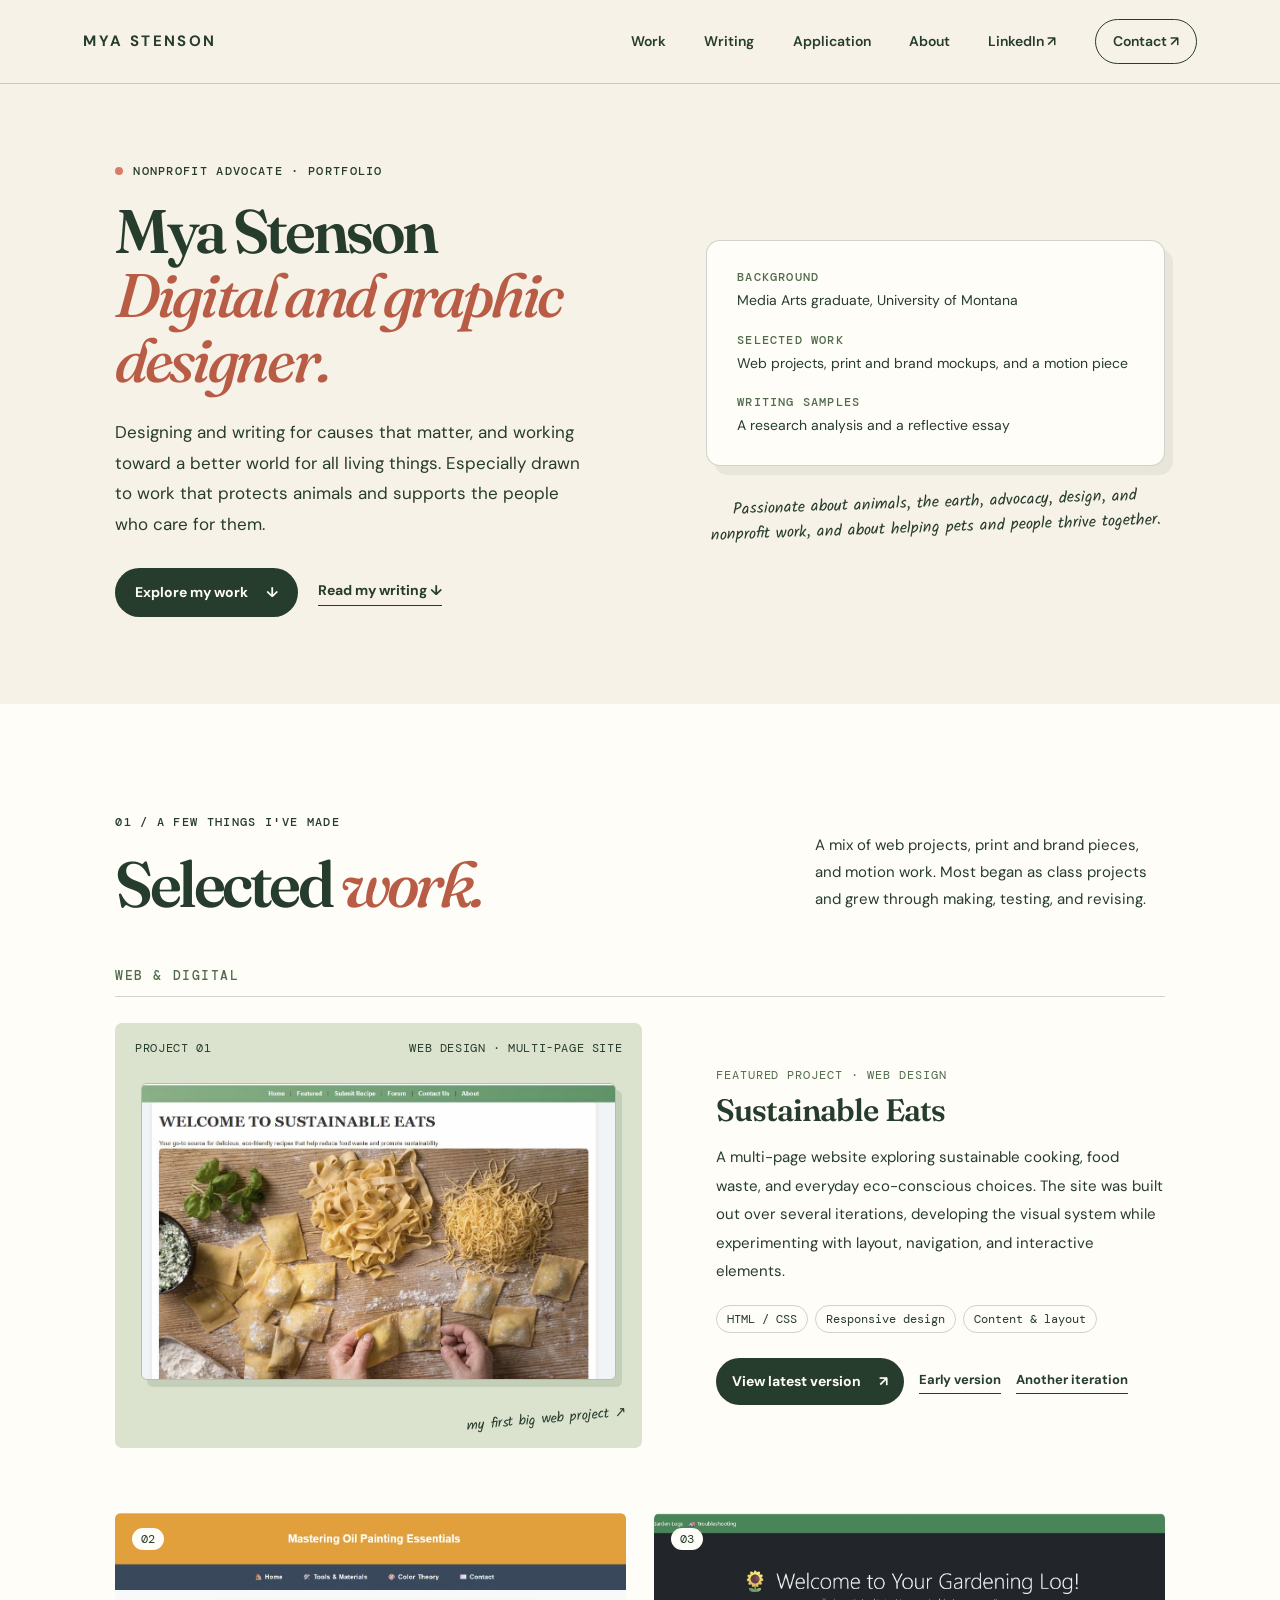
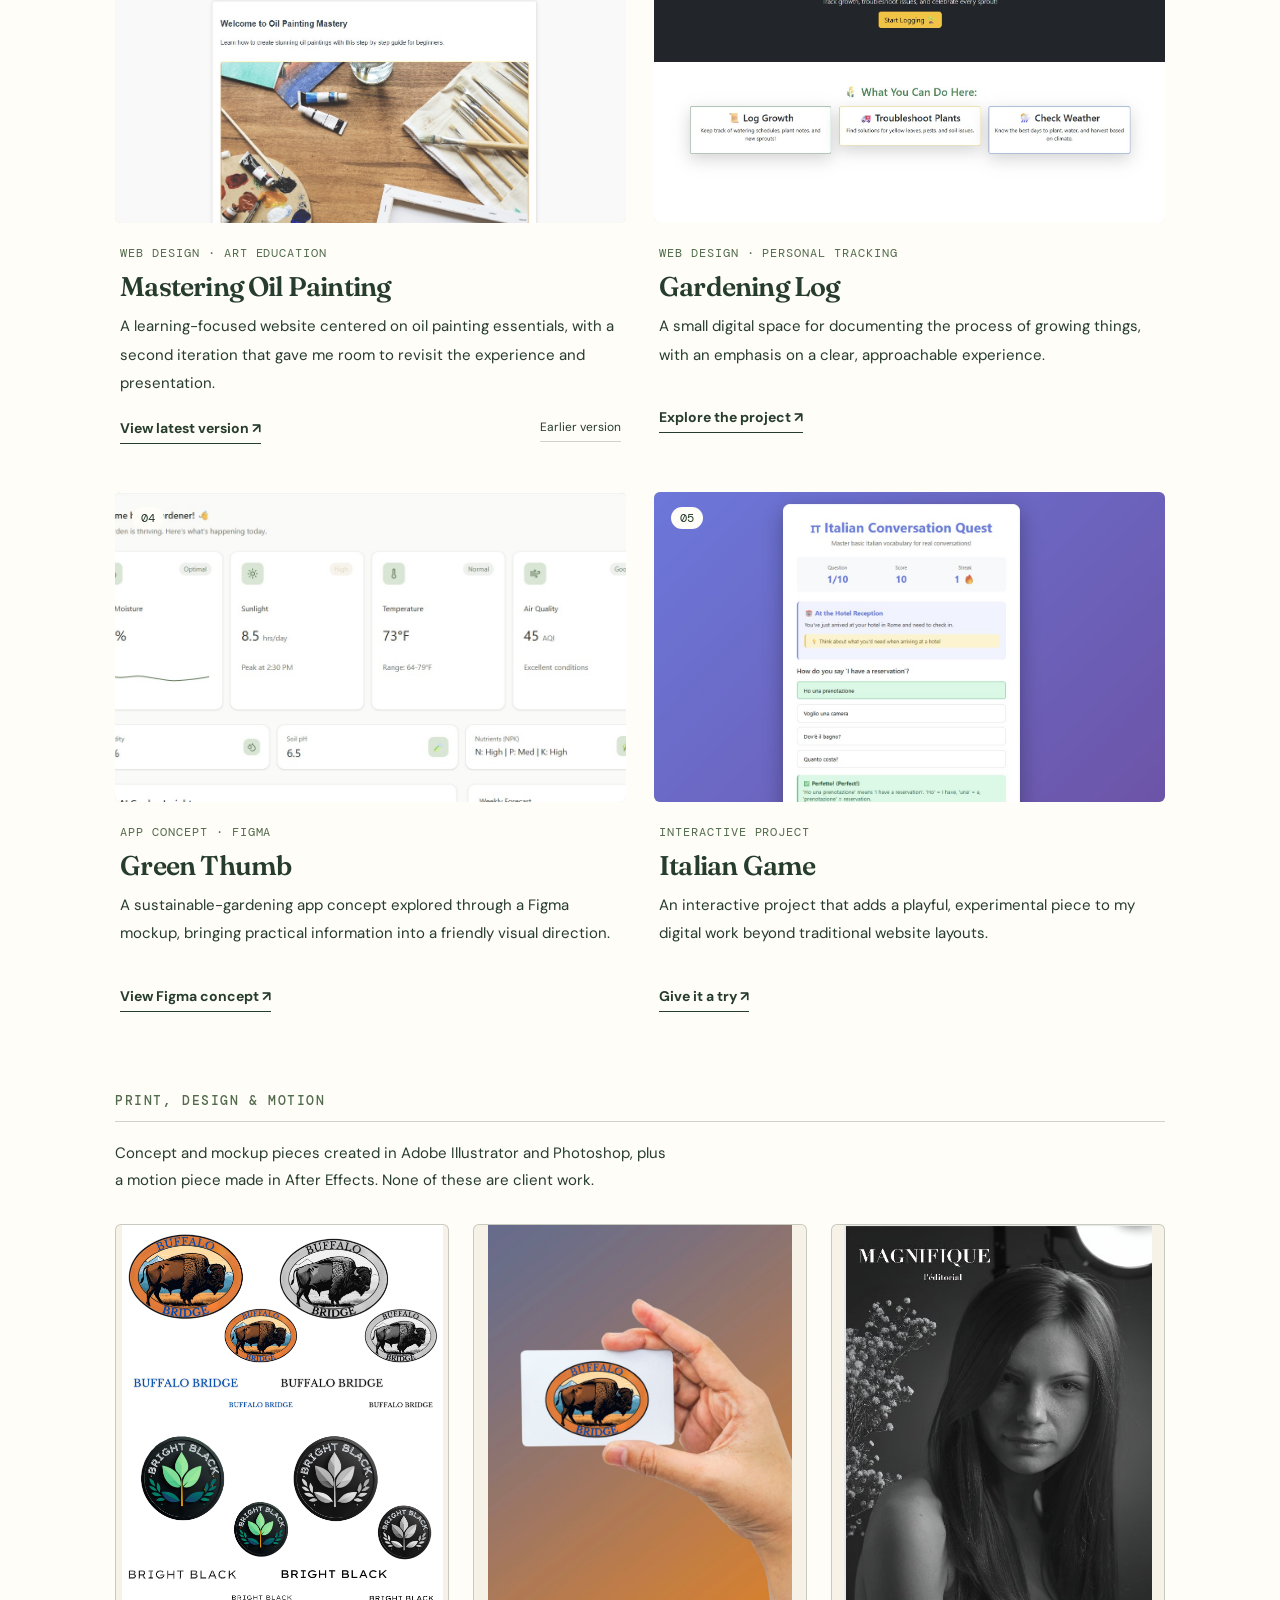
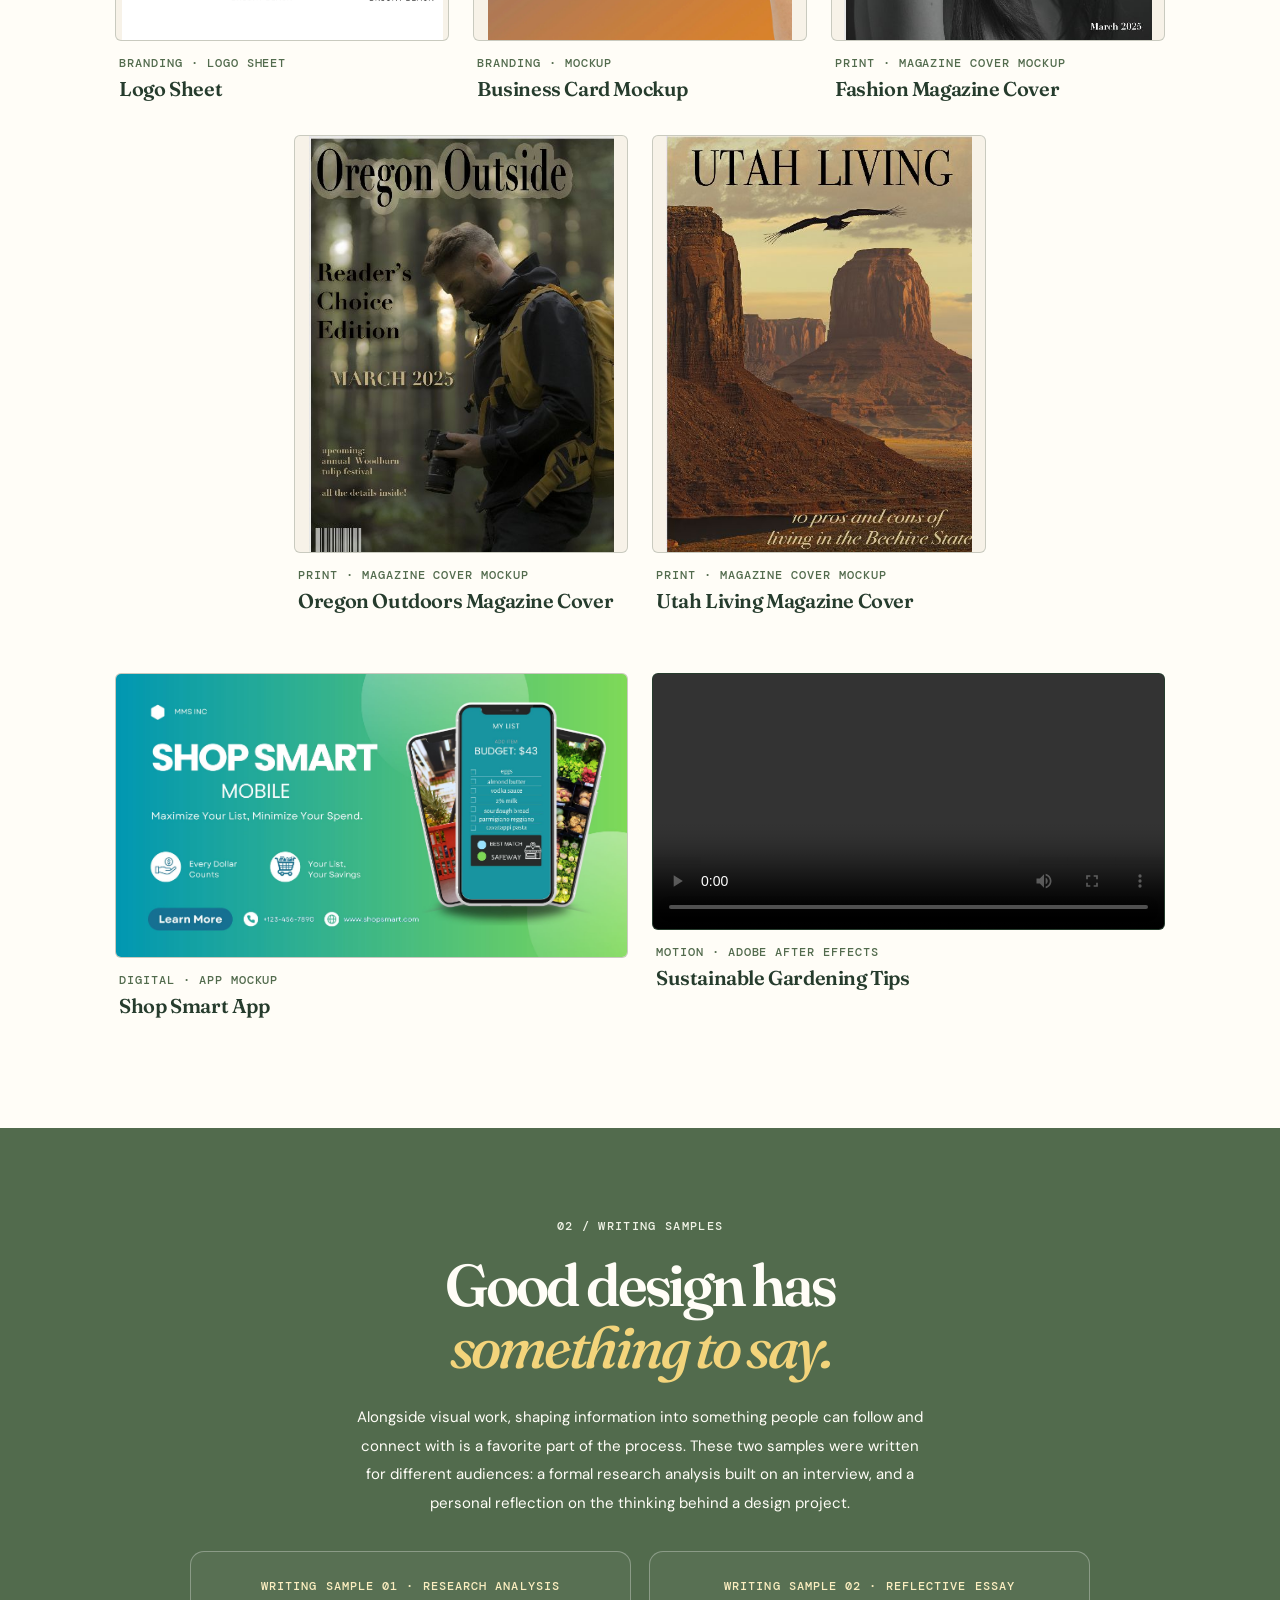
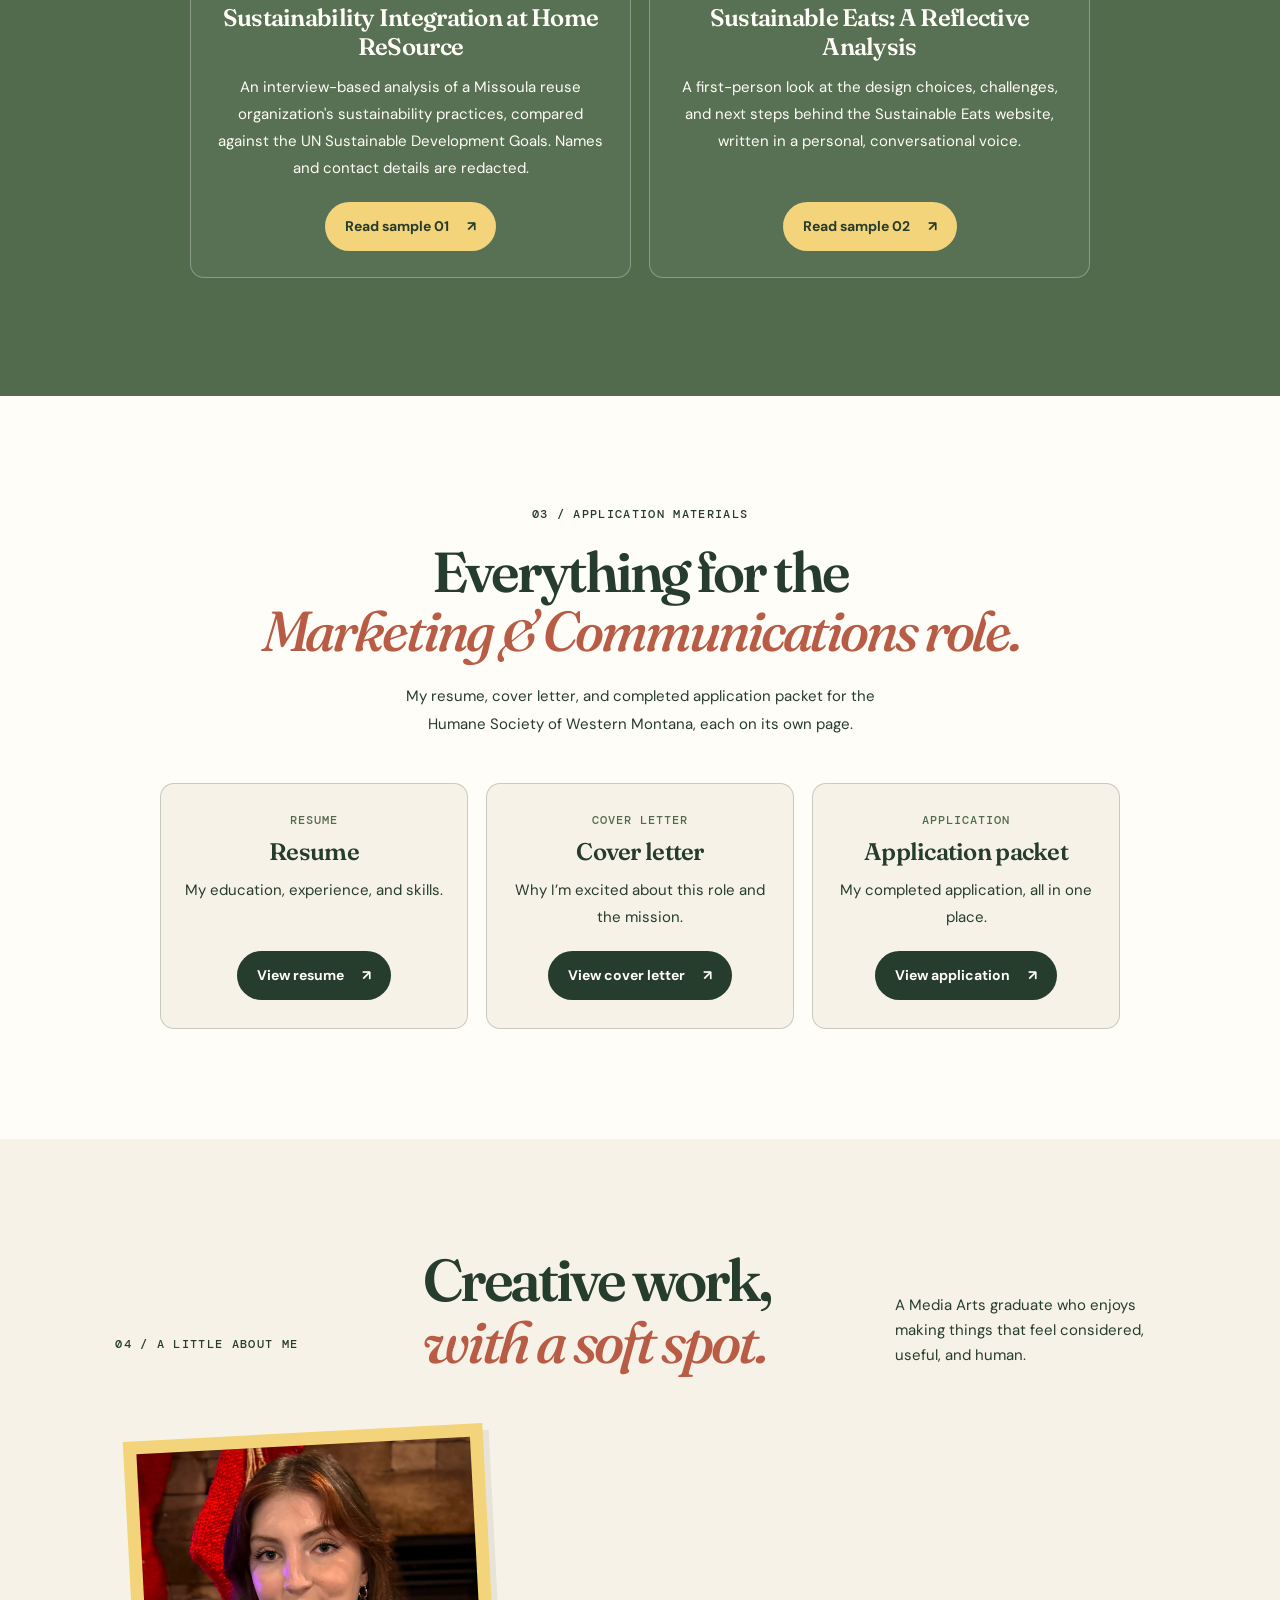
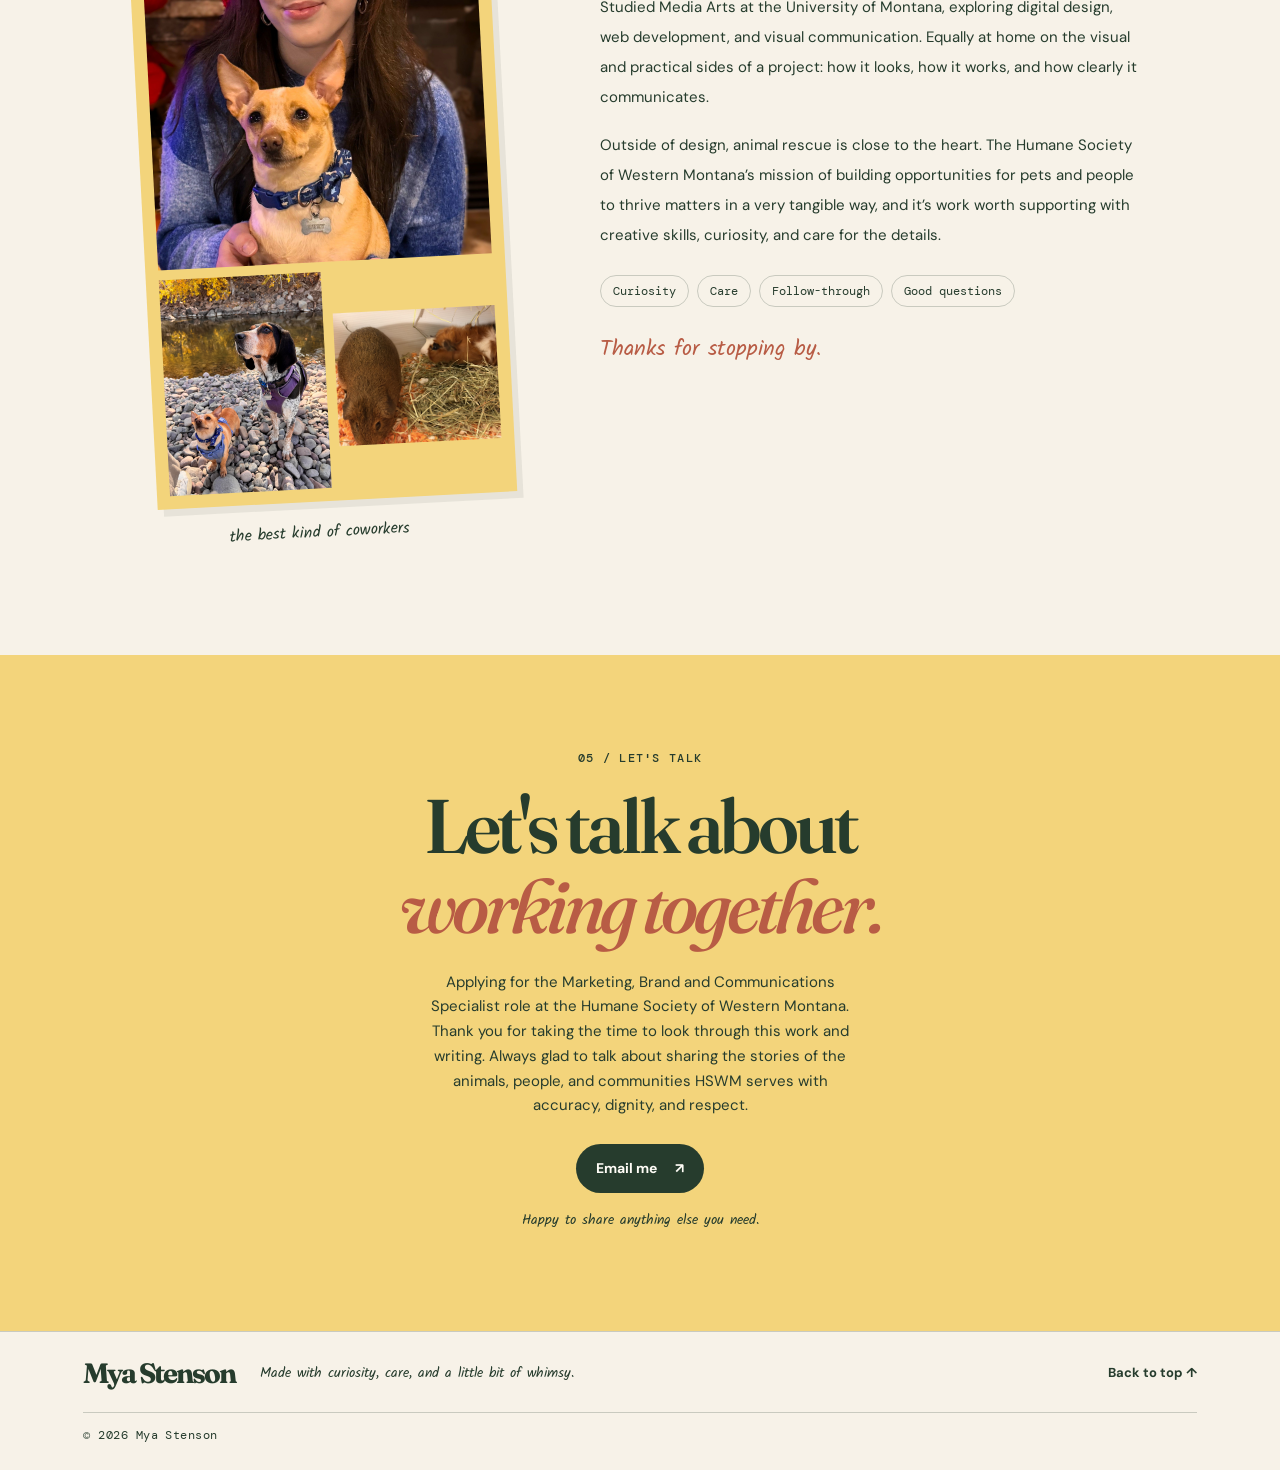
<file: index.html>
<!doctype html>
<html lang="en">
<head>
  <meta charset="utf-8">
  <meta name="viewport" content="width=device-width, initial-scale=1">
  <meta name="theme-color" content="#f7f2e8">
  <meta name="description" content="Mya Stenson is a digital and graphic designer and nonprofit advocate working toward a better world for all living things. Portfolio, projects, and writing samples.">
  <title>Mya Stenson — Digital and Graphic Designer</title>
  <link rel="preconnect" href="https://fonts.googleapis.com">
  <link rel="preconnect" href="https://fonts.gstatic.com" crossorigin>
  <link href="https://fonts.googleapis.com/css2?family=DM+Mono:wght@400;500&family=DM+Sans:wght@400;500;600;700&family=Fraunces:opsz,wght@9..144,500;9..144,600;9..144,700&display=swap" rel="stylesheet">
  <link rel="stylesheet" href="style.css">
  <script src="script.js" defer></script>
</head>
<body>
  <a class="skip-link" href="#main">Skip to content</a>
  <div class="page-shell">
    <header class="site-header">
      <a class="wordmark" href="#top" aria-label="Mya Stenson, home">Mya Stenson</a>
      <button class="menu-toggle" aria-expanded="false" aria-controls="site-nav">Menu <span aria-hidden="true">＋</span></button>
      <nav id="site-nav" class="site-nav" aria-label="Main navigation">
        <a href="#work">Work</a>
        <a href="#writing">Writing</a>
        <a href="#materials">Application</a>
        <a href="#about">About</a>
        <a href="https://www.linkedin.com/in/mya-stenson-64b05a368" target="_blank" rel="noopener noreferrer">LinkedIn <span aria-hidden="true">&#8599;</span></a>
        <a class="nav-contact" href="#contact">Contact <span aria-hidden="true">↗</span></a>
      </nav>
    </header>

    <main id="main">
      <section class="hero" id="top">
        <div class="hero-copy">
          <p class="eyebrow"><span class="eyebrow-dot"></span> Nonprofit advocate · Portfolio</p>
          <h1>Mya Stenson<br><em>Digital and graphic designer.</em></h1>
          <p class="hero-intro">Designing and writing for causes that matter, and working toward a better world for all living things. Especially drawn to work that protects animals and supports the people who care for them.</p>
          <div class="hero-actions">
            <a class="button button-dark" href="#work">Explore my work <span aria-hidden="true">↓</span></a>
            <a class="text-link" href="#writing">Read my writing <span aria-hidden="true">↓</span></a>
          </div>
        </div>
        <aside class="hero-art hero-glance" aria-label="At a glance">
          <div class="glance-card">
            <dl>
              <div><dt>Background</dt><dd>Media Arts graduate, University of Montana</dd></div>
              <div><dt>Selected work</dt><dd>Web projects, print and brand mockups, and a motion piece</dd></div>
              <div><dt>Writing samples</dt><dd>A research analysis and a reflective essay</dd></div>
            </dl>
          </div>
          <p class="art-caption">Passionate about animals, the earth, advocacy, design, and nonprofit work, and about helping pets and people thrive together.</p>
        </aside>
      </section>

      <section class="work-section section-pad" id="work">
        <div class="section-heading">
          <div>
            <p class="eyebrow">01 / A few things I've made</p>
            <h2>Selected <em>work.</em></h2>
          </div>
          <p class="section-aside">A mix of web projects, print and brand pieces, and motion work. Most began as class projects and grew through making, testing, and revising.</p>
        </div>

        <h3 class="work-group-title">Web &amp; digital</h3>

        <article class="featured-project">
          <div class="project-visual sustainable-visual">
            <div class="visual-topline"><span>PROJECT 01</span><span>WEB DESIGN · MULTI-PAGE SITE</span></div>
            <a class="project-shot-link" href="https://mya-papaya.github.io/MART341-WebDesign/WebDesignHomework/Assignment13/index.html" target="_blank" rel="noreferrer" aria-label="View the latest Sustainable Eats site">
              <img class="project-shot" src="images/project-sustainable-eats.jpg" alt="Screenshot of the Sustainable Eats homepage" loading="lazy" width="1440" height="900">
            </a>
            <span class="visual-note">my first big web project ↗</span>
          </div>
          <div class="featured-copy">
            <p class="project-kicker">Featured project · Web design</p>
            <h3>Sustainable Eats</h3>
            <p>A multi-page website exploring sustainable cooking, food waste, and everyday eco-conscious choices. The site was built out over several iterations, developing the visual system while experimenting with layout, navigation, and interactive elements.</p>
            <ul class="tag-list"><li>HTML / CSS</li><li>Responsive design</li><li>Content &amp; layout</li></ul>
            <div class="project-links">
              <a class="button button-dark" href="https://mya-papaya.github.io/MART341-WebDesign/WebDesignHomework/Assignment13/index.html" target="_blank" rel="noreferrer">View latest version <span aria-hidden="true">↗</span></a>
              <a class="text-link" href="https://mya-papaya.github.io/MART341-WebDesign/WebDesignHomework/Assignment10/index.html" target="_blank" rel="noreferrer">Early version</a>
              <a class="text-link" href="https://mya-papaya.github.io/MART341-WebDesign/WebDesignHomework/Assignment11/index.html" target="_blank" rel="noreferrer">Another iteration</a>
            </div>
          </div>
        </article>

        <div class="project-grid">
          <article class="project-card card-art-paint">
            <a class="project-art" href="https://mya-papaya.github.io/MART341-WebDesign/WebDesignHomework/Assignment12/index.html" target="_blank" rel="noreferrer" aria-label="View Mastering Oil Painting website">
              <span class="card-number">02</span><img class="project-shot" src="images/project-oil-painting.jpg" alt="Screenshot of the Mastering Oil Painting homepage" loading="lazy" width="1440" height="900">
            </a>
            <div class="card-copy"><p class="project-kicker">Web design · Art education</p><h3>Mastering Oil Painting</h3><p>A learning-focused website centered on oil painting essentials, with a second iteration that gave me room to revisit the experience and presentation.</p><div class="card-bottom"><a class="text-link" href="https://mya-papaya.github.io/MART341-WebDesign/WebDesignHomework/Assignment12/index.html" target="_blank" rel="noreferrer">View latest version ↗</a><a class="small-link" href="https://mya-papaya.github.io/MART341-WebDesign/WebDesignHomework/Assignment9/index.html" target="_blank" rel="noreferrer">Earlier version</a></div></div>
          </article>

          <article class="project-card card-art-garden">
            <a class="project-art" href="https://mya-papaya.github.io/MART341-WebDesign/WebDesignHomework/Assignment14/index.html" target="_blank" rel="noreferrer" aria-label="View Gardening Log website">
              <span class="card-number">03</span><img class="project-shot" src="images/project-gardening-log.jpg" alt="Screenshot of the Gardening Log homepage" loading="lazy" width="1440" height="900">
            </a>
            <div class="card-copy"><p class="project-kicker">Web design · Personal tracking</p><h3>Gardening Log</h3><p>A small digital space for documenting the process of growing things, with an emphasis on a clear, approachable experience.</p><div class="card-bottom"><a class="text-link" href="https://mya-papaya.github.io/MART341-WebDesign/WebDesignHomework/Assignment14/index.html" target="_blank" rel="noreferrer">Explore the project ↗</a></div></div>
          </article>

          <article class="project-card card-art-app">
            <a class="project-art" href="https://www.figma.com/make/9D0hi46dOVbBiCHYetadUx/Sustainable-Gardening-App-Design?p=f" target="_blank" rel="noreferrer" aria-label="View Green Thumb Figma mockup">
              <span class="card-number">04</span><img class="project-shot" src="images/project-green-thumb.jpg" alt="Screenshot of the Green Thumb app concept in Figma" loading="lazy" width="1440" height="900">
            </a>
            <div class="card-copy"><p class="project-kicker">App concept · Figma</p><h3>Green Thumb</h3><p>A sustainable-gardening app concept explored through a Figma mockup, bringing practical information into a friendly visual direction.</p><div class="card-bottom"><a class="text-link" href="https://www.figma.com/make/9D0hi46dOVbBiCHYetadUx/Sustainable-Gardening-App-Design?p=f" target="_blank" rel="noreferrer">View Figma concept ↗</a></div></div>
          </article>

          <article class="project-card card-art-game">
            <a class="project-art" href="https://mya-papaya.github.io/MART391/game.html" target="_blank" rel="noreferrer" aria-label="Play Italian Game">
              <span class="card-number">05</span><img class="project-shot" src="images/project-italian-game.jpg" alt="Screenshot of the Italian Conversation Quest game" loading="lazy" width="1440" height="900">
            </a>
            <div class="card-copy"><p class="project-kicker">Interactive project</p><h3>Italian Game</h3><p>An interactive project that adds a playful, experimental piece to my digital work beyond traditional website layouts.</p><div class="card-bottom"><a class="text-link" href="https://mya-papaya.github.io/MART391/game.html" target="_blank" rel="noreferrer">Give it a try ↗</a></div></div>
          </article>
        </div>
      
        <h3 class="work-group-title">Print, design &amp; motion</h3>
        <p class="work-group-note">Concept and mockup pieces created in Adobe Illustrator and Photoshop, plus a motion piece made in After Effects. None of these are client work.</p>
        <ul class="design-grid">
            <li class="design-card">
              <a class="design-link" href="images/logo-mockups.jpg" target="_blank" rel="noreferrer" aria-label="Open Logo Sheet full size">
                <img src="images/logo-mockups.jpg" alt="A sheet of logo design options" loading="lazy">
              </a>
              <div class="design-caption"><span class="design-kicker">Branding · Logo sheet</span><h4>Logo Sheet</h4></div>
            </li>
            <li class="design-card">
              <a class="design-link" href="images/hand-holding-card-mockup.jpg" target="_blank" rel="noreferrer" aria-label="Open Business Card Mockup full size">
                <img src="images/hand-holding-card-mockup.jpg" alt="A hand holding a business card that displays one of the logos from the logo sheet" loading="lazy">
              </a>
              <div class="design-caption"><span class="design-kicker">Branding · Mockup</span><h4>Business Card Mockup</h4></div>
            </li>
            <li class="design-card">
              <a class="design-link" href="images/fashion-mag.jpg" target="_blank" rel="noreferrer" aria-label="Open Fashion Magazine Cover full size">
                <img src="images/fashion-mag.jpg" alt="A fashion magazine cover mockup built around a headshot" loading="lazy">
              </a>
              <div class="design-caption"><span class="design-kicker">Print · Magazine cover mockup</span><h4>Fashion Magazine Cover</h4></div>
            </li>
            <li class="design-card">
              <a class="design-link" href="images/oregon-mag.jpg" target="_blank" rel="noreferrer" aria-label="Open Oregon Outdoors Magazine Cover full size">
                <img src="images/oregon-mag.jpg" alt="An outdoors photography magazine cover mockup for Oregon" loading="lazy">
              </a>
              <div class="design-caption"><span class="design-kicker">Print · Magazine cover mockup</span><h4>Oregon Outdoors Magazine Cover</h4></div>
            </li>
            <li class="design-card">
              <a class="design-link" href="images/utah-living.jpg" target="_blank" rel="noreferrer" aria-label="Open Utah Living Magazine Cover full size">
                <img src="images/utah-living.jpg" alt="A lifestyle magazine cover mockup for Utah" loading="lazy">
              </a>
              <div class="design-caption"><span class="design-kicker">Print · Magazine cover mockup</span><h4>Utah Living Magazine Cover</h4></div>
            </li>
        </ul>
        <div class="landscape-row">
          <figure class="landscape-item">
            <a class="design-link" href="images/shop-smart-app.jpg" target="_blank" rel="noreferrer" aria-label="Open Shop Smart App full size">
              <img src="images/shop-smart-app.jpg" alt="A mobile app mockup that helps users find sustainable groceries within their budget at the store where their list costs the least" loading="lazy">
            </a>
            <figcaption class="design-caption"><span class="design-kicker">Digital &middot; App mockup</span><h4>Shop Smart App</h4></figcaption>
          </figure>
          <figure class="landscape-item">
            <video controls preload="metadata" playsinline aria-label="Sustainable gardening tips motion piece">
              <source src="media/sustainable-gardening.mp4" type="video/mp4">
              Your browser can&rsquo;t play this video. <a class="text-link" href="media/sustainable-gardening.mp4" target="_blank" rel="noreferrer">Open the video file</a>.
            </video>
            <figcaption class="design-caption"><span class="design-kicker">Motion &middot; Adobe After Effects</span><h4>Sustainable Gardening Tips</h4></figcaption>
          </figure>
        </div>
      </section>

      <section class="writing-section section-pad" id="writing">
        <div class="writing-copy">
          <p class="eyebrow">02 / Writing samples</p>
          <h2>Good design has<br><em>something to say.</em></h2>
          <p>Alongside visual work, shaping information into something people can follow and connect with is a favorite part of the process. These two samples were written for different audiences: a formal research analysis built on an interview, and a personal reflection on the thinking behind a design project.</p>
          <ul class="sample-list">
            <li class="sample-card">
              <span class="sample-kicker">Writing sample 01 · Research analysis</span>
              <h3>Sustainability Integration at Home ReSource</h3>
              <p>An interview-based analysis of a Missoula reuse organization's sustainability practices, compared against the UN Sustainable Development Goals. Names and contact details are redacted.</p>
              <a class="button button-light" href="assets/writing-sample-01-home-resource.pdf" target="_blank" rel="noreferrer">Read sample 01 <span aria-hidden="true">↗</span></a>
            </li>
            <li class="sample-card">
              <span class="sample-kicker">Writing sample 02 · Reflective essay</span>
              <h3>Sustainable Eats: A Reflective Analysis</h3>
              <p>A first-person look at the design choices, challenges, and next steps behind the Sustainable Eats website, written in a personal, conversational voice.</p>
              <a class="button button-light" href="assets/writing-sample-02-sustainable-eats.pdf" target="_blank" rel="noreferrer">Read sample 02 <span aria-hidden="true">↗</span></a>
            </li>
          </ul>
        </div>
      </section>

      <section class="materials-section section-pad" id="materials">
        <p class="eyebrow">03 / Application materials</p>
        <h2>Everything for the<br><em>Marketing &amp; Communications role.</em></h2>
        <p class="materials-intro">My resume, cover letter, and completed application packet for the Humane Society of Western Montana, each on its own page.</p>
        <ul class="materials-list">
          <li class="material-card">
            <span class="material-kicker">Resume</span>
            <h3>Resume</h3>
            <p>My education, experience, and skills.</p>
            <a class="button button-dark" href="resume.html">View resume <span aria-hidden="true">&#8599;</span></a>
          </li>
          <li class="material-card">
            <span class="material-kicker">Cover letter</span>
            <h3>Cover letter</h3>
            <p>Why I&rsquo;m excited about this role and the mission.</p>
            <a class="button button-dark" href="cover-letter.html">View cover letter <span aria-hidden="true">&#8599;</span></a>
          </li>
          <li class="material-card">
            <span class="material-kicker">Application</span>
            <h3>Application packet</h3>
            <p>My completed application, all in one place.</p>
            <a class="button button-dark" href="application.html">View application <span aria-hidden="true">&#8599;</span></a>
          </li>
        </ul>
      </section>

      <section class="about-section section-pad" id="about">
        <div class="about-heading">
          <p class="eyebrow">04 / A little about me</p>
          <h2>Creative work,<br><em>with a soft spot.</em></h2>
          <p>A Media Arts graduate who enjoys making things that feel considered, useful, and human.</p>
        </div>
        <div class="about-content">
          <div class="about-photo-wrap">
            <div class="photo-frame">
              <!-- FIXED: photo is visible by default (no hidden attribute, no JS needed, no placeholder text).
                   Make sure images/my-dogs.jpg is committed to the repo with exactly this name/case. -->
              <img id="me-photo" src="images/me-pic.jpg" alt="Mya Stenson" loading="lazy">
              <img id="dogs-photo" src="images/my-dogs.jpg" alt="Mya's dogs" loading="lazy">
              <!-- Rename your file to images/guinea-pigs.jpg (no space) before committing -->
              <img id="guinea-photo" src="images/guinea-pigs.jpg" alt="Mya's guinea pigs" loading="lazy">
            </div>
            <span class="photo-caption">the best kind of coworkers</span>
            
          </div>
          <div class="about-text">
            <p>Studied Media Arts at the University of Montana, exploring digital design, web development, and visual communication. Equally at home on the visual and practical sides of a project: how it looks, how it works, and how clearly it communicates.</p>
            <p>Outside of design, animal rescue is close to the heart. The Humane Society of Western Montana&rsquo;s mission of building opportunities for pets and people to thrive matters in a very tangible way, and it&rsquo;s work worth supporting with creative skills, curiosity, and care for the details.</p>
            <div class="about-values"><span>Curiosity</span><span>Care</span><span>Follow-through</span><span>Good questions</span></div>
            <p class="handwritten">Thanks for stopping by.</p>
          </div>
        </div>
      </section>

      <section class="contact-section section-pad" id="contact">
        
        <p class="eyebrow">05 / Let's talk</p>
        <h2>Let's talk about<br><em>working together.</em></h2>
        <p>Applying for the Marketing, Brand and Communications Specialist role at the Humane Society of Western Montana. Thank you for taking the time to look through this work and writing. Always glad to talk about sharing the stories of the animals, people, and communities HSWM serves with accuracy, dignity, and respect.</p>
        <a class="button button-dark" href="mailto:STENSONM25@GMAIL.COM">Email me <span aria-hidden="true">↗</span></a>
        <span class="contact-footnote">Happy to share anything else you need.</span>
      </section>
    </main>

    <footer class="site-footer">
      <a class="wordmark" href="#top">Mya Stenson</a>
      <p>Made with curiosity, care, and a little bit of whimsy.</p>
      <a href="#top" class="back-top">Back to top ↑</a>
      <!-- FIXED: year has a default value so it shows even if script.js fails -->
      <small>© <span id="year">2026</span> Mya Stenson</small>
    </footer>
  </div>
</body>
</html>
</file>
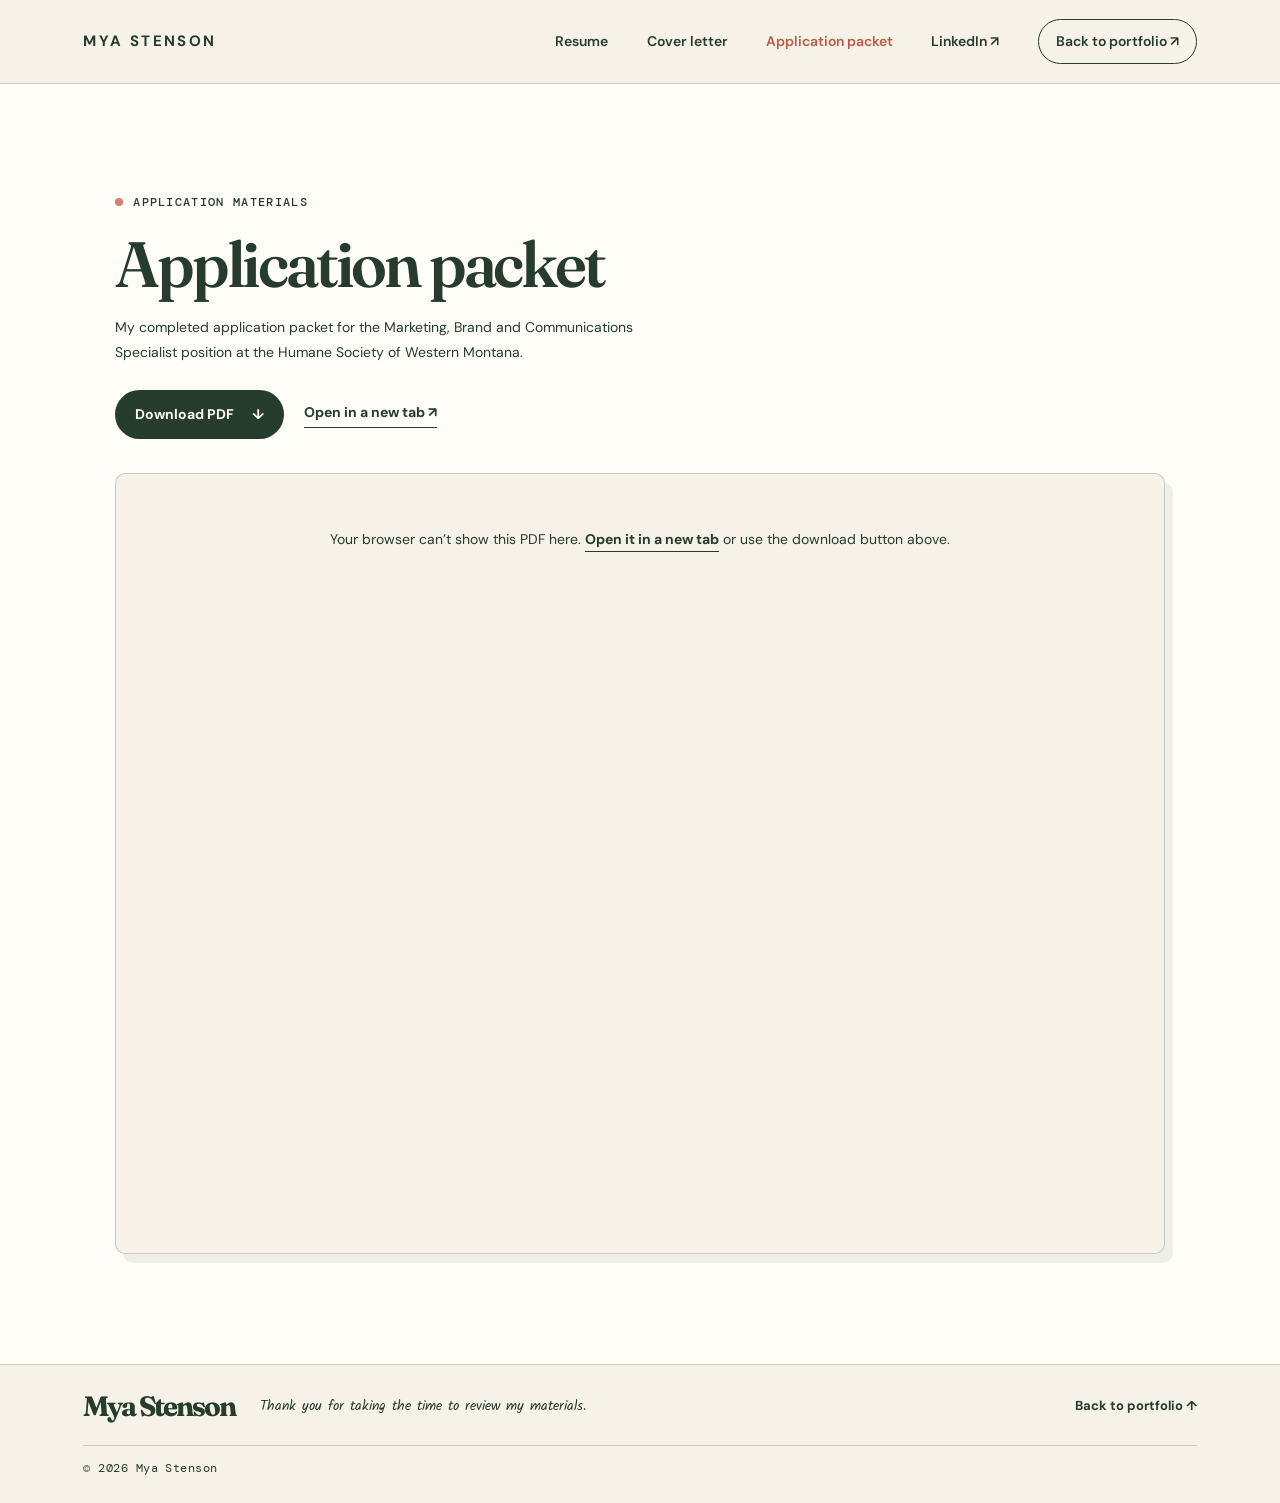
<file: application.html>
<!doctype html>
<html lang="en">
<head>
  <meta charset="utf-8">
  <meta name="viewport" content="width=device-width, initial-scale=1">
  <meta name="theme-color" content="#f7f2e8">
  <meta name="robots" content="noindex">
  <meta name="description" content="My completed application packet for the Marketing, Brand and Communications Specialist position at the Humane Society of Western Montana.">
  <title>Application packet &mdash; Mya Stenson</title>
  <link rel="preconnect" href="https://fonts.googleapis.com">
  <link rel="preconnect" href="https://fonts.gstatic.com" crossorigin>
  <link href="https://fonts.googleapis.com/css2?family=DM+Mono:wght@400;500&family=DM+Sans:wght@400;500;600;700&family=Fraunces:opsz,wght@9..144,500;9..144,600;9..144,700&display=swap" rel="stylesheet">
  <link rel="stylesheet" href="style.css">
  <script src="script.js" defer></script>
</head>
<body>
  <a class="skip-link" href="#main">Skip to content</a>
  <div class="page-shell">
    <header class="site-header">
      <a class="wordmark" href="index.html" aria-label="Mya Stenson, home">Mya Stenson</a>
      <button class="menu-toggle" aria-expanded="false" aria-controls="site-nav">Menu <span aria-hidden="true">&#65291;</span></button>
      <nav id="site-nav" class="site-nav" aria-label="Main navigation">
        <a href="resume.html">Resume</a>
        <a href="cover-letter.html">Cover letter</a>
        <a href="application.html" aria-current="page">Application packet</a>
        <a href="https://www.linkedin.com/in/mya-stenson-64b05a368" target="_blank" rel="noopener noreferrer">LinkedIn <span aria-hidden="true">&#8599;</span></a>
        <a class="nav-contact" href="index.html#materials">Back to portfolio <span aria-hidden="true">&#8599;</span></a>
      </nav>
    </header>

    <main id="main">
      <section class="doc-page section-pad">
        <p class="eyebrow"><span class="eyebrow-dot"></span> Application materials</p>
        <h1>Application packet</h1>
        <p class="doc-intro">My completed application packet for the Marketing, Brand and Communications Specialist position at the Humane Society of Western Montana.</p>
        <div class="doc-actions">
          <a class="button button-dark" href="assets/mya-stenson-application-packet.pdf" download>Download PDF <span aria-hidden="true">&#8595;</span></a>
          <a class="text-link" href="assets/mya-stenson-application-packet.pdf" target="_blank" rel="noreferrer">Open in a new tab <span aria-hidden="true">&#8599;</span></a>
        </div>
        <div class="doc-viewer">
          <object data="assets/mya-stenson-application-packet.pdf#view=FitH" type="application/pdf" aria-label="Mya Stenson application packet">
            <p class="doc-fallback">Your browser can&rsquo;t show this PDF here. <a class="text-link" href="assets/mya-stenson-application-packet.pdf" target="_blank" rel="noreferrer">Open it in a new tab</a> or use the download button above.</p>
          </object>
        </div>
        <p class="doc-mobile-note">PDF previews don&rsquo;t work well on most phones. Use the buttons above to open or download the file.</p>
      </section>
    </main>

    <footer class="site-footer">
      <a class="wordmark" href="index.html">Mya Stenson</a>
      <p>Thank you for taking the time to review my materials.</p>
      <a href="index.html#materials" class="back-top">Back to portfolio &uarr;</a>
      <small>&copy; <span id="year">2026</span> Mya Stenson</small>
    </footer>
  </div>
</body>
</html>
</file>
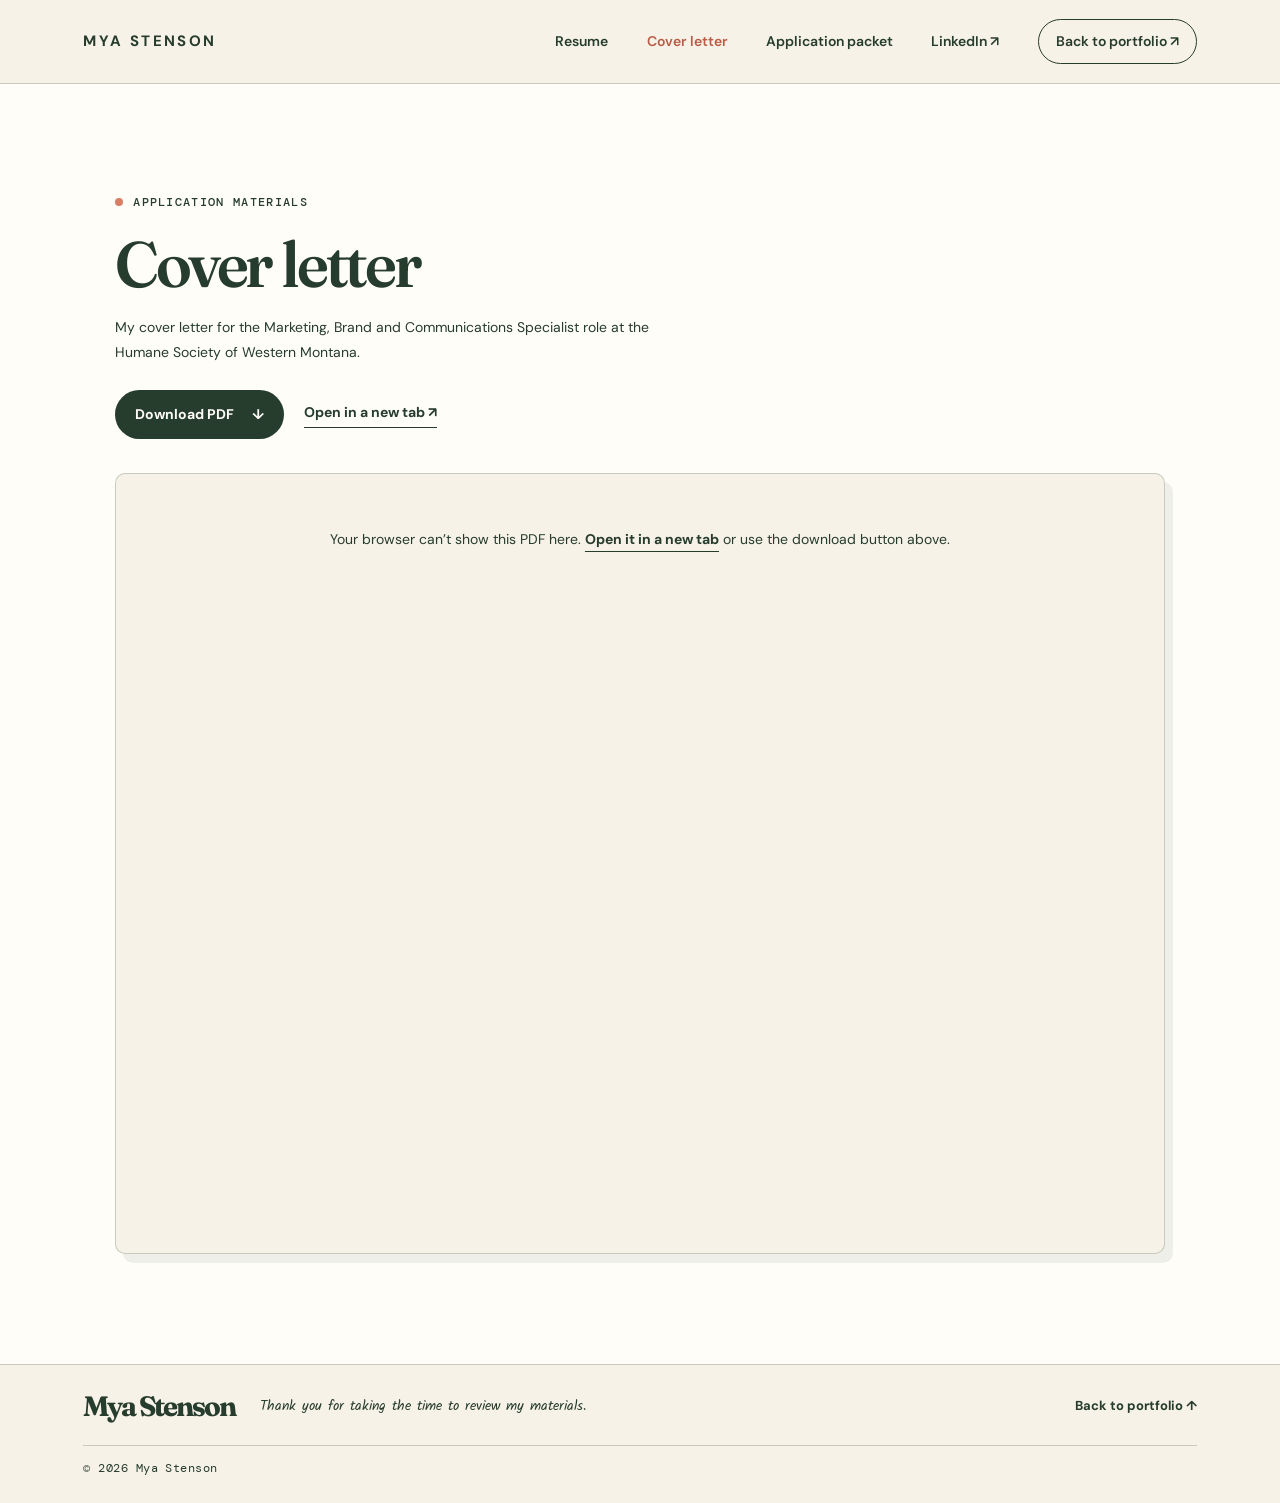
<file: cover-letter.html>
<!doctype html>
<html lang="en">
<head>
  <meta charset="utf-8">
  <meta name="viewport" content="width=device-width, initial-scale=1">
  <meta name="theme-color" content="#f7f2e8">
  <meta name="robots" content="noindex">
  <meta name="description" content="My cover letter for the Marketing, Brand and Communications Specialist role at the Humane Society of Western Montana.">
  <title>Cover letter &mdash; Mya Stenson</title>
  <link rel="preconnect" href="https://fonts.googleapis.com">
  <link rel="preconnect" href="https://fonts.gstatic.com" crossorigin>
  <link href="https://fonts.googleapis.com/css2?family=DM+Mono:wght@400;500&family=DM+Sans:wght@400;500;600;700&family=Fraunces:opsz,wght@9..144,500;9..144,600;9..144,700&display=swap" rel="stylesheet">
  <link rel="stylesheet" href="style.css">
  <script src="script.js" defer></script>
</head>
<body>
  <a class="skip-link" href="#main">Skip to content</a>
  <div class="page-shell">
    <header class="site-header">
      <a class="wordmark" href="index.html" aria-label="Mya Stenson, home">Mya Stenson</a>
      <button class="menu-toggle" aria-expanded="false" aria-controls="site-nav">Menu <span aria-hidden="true">&#65291;</span></button>
      <nav id="site-nav" class="site-nav" aria-label="Main navigation">
        <a href="resume.html">Resume</a>
        <a href="cover-letter.html" aria-current="page">Cover letter</a>
        <a href="application.html">Application packet</a>
        <a href="https://www.linkedin.com/in/mya-stenson-64b05a368" target="_blank" rel="noopener noreferrer">LinkedIn <span aria-hidden="true">&#8599;</span></a>
        <a class="nav-contact" href="index.html#materials">Back to portfolio <span aria-hidden="true">&#8599;</span></a>
      </nav>
    </header>

    <main id="main">
      <section class="doc-page section-pad">
        <p class="eyebrow"><span class="eyebrow-dot"></span> Application materials</p>
        <h1>Cover letter</h1>
        <p class="doc-intro">My cover letter for the Marketing, Brand and Communications Specialist role at the Humane Society of Western Montana.</p>
        <div class="doc-actions">
          <a class="button button-dark" href="assets/mya-stenson-cover-letter.pdf" download>Download PDF <span aria-hidden="true">&#8595;</span></a>
          <a class="text-link" href="assets/mya-stenson-cover-letter.pdf" target="_blank" rel="noreferrer">Open in a new tab <span aria-hidden="true">&#8599;</span></a>
        </div>
        <div class="doc-viewer">
          <object data="assets/mya-stenson-cover-letter.pdf#view=FitH" type="application/pdf" aria-label="Mya Stenson cover letter">
            <p class="doc-fallback">Your browser can&rsquo;t show this PDF here. <a class="text-link" href="assets/mya-stenson-cover-letter.pdf" target="_blank" rel="noreferrer">Open it in a new tab</a> or use the download button above.</p>
          </object>
        </div>
        <p class="doc-mobile-note">PDF previews don&rsquo;t work well on most phones. Use the buttons above to open or download the file.</p>
      </section>
    </main>

    <footer class="site-footer">
      <a class="wordmark" href="index.html">Mya Stenson</a>
      <p>Thank you for taking the time to review my materials.</p>
      <a href="index.html#materials" class="back-top">Back to portfolio &uarr;</a>
      <small>&copy; <span id="year">2026</span> Mya Stenson</small>
    </footer>
  </div>
</body>
</html>
</file>
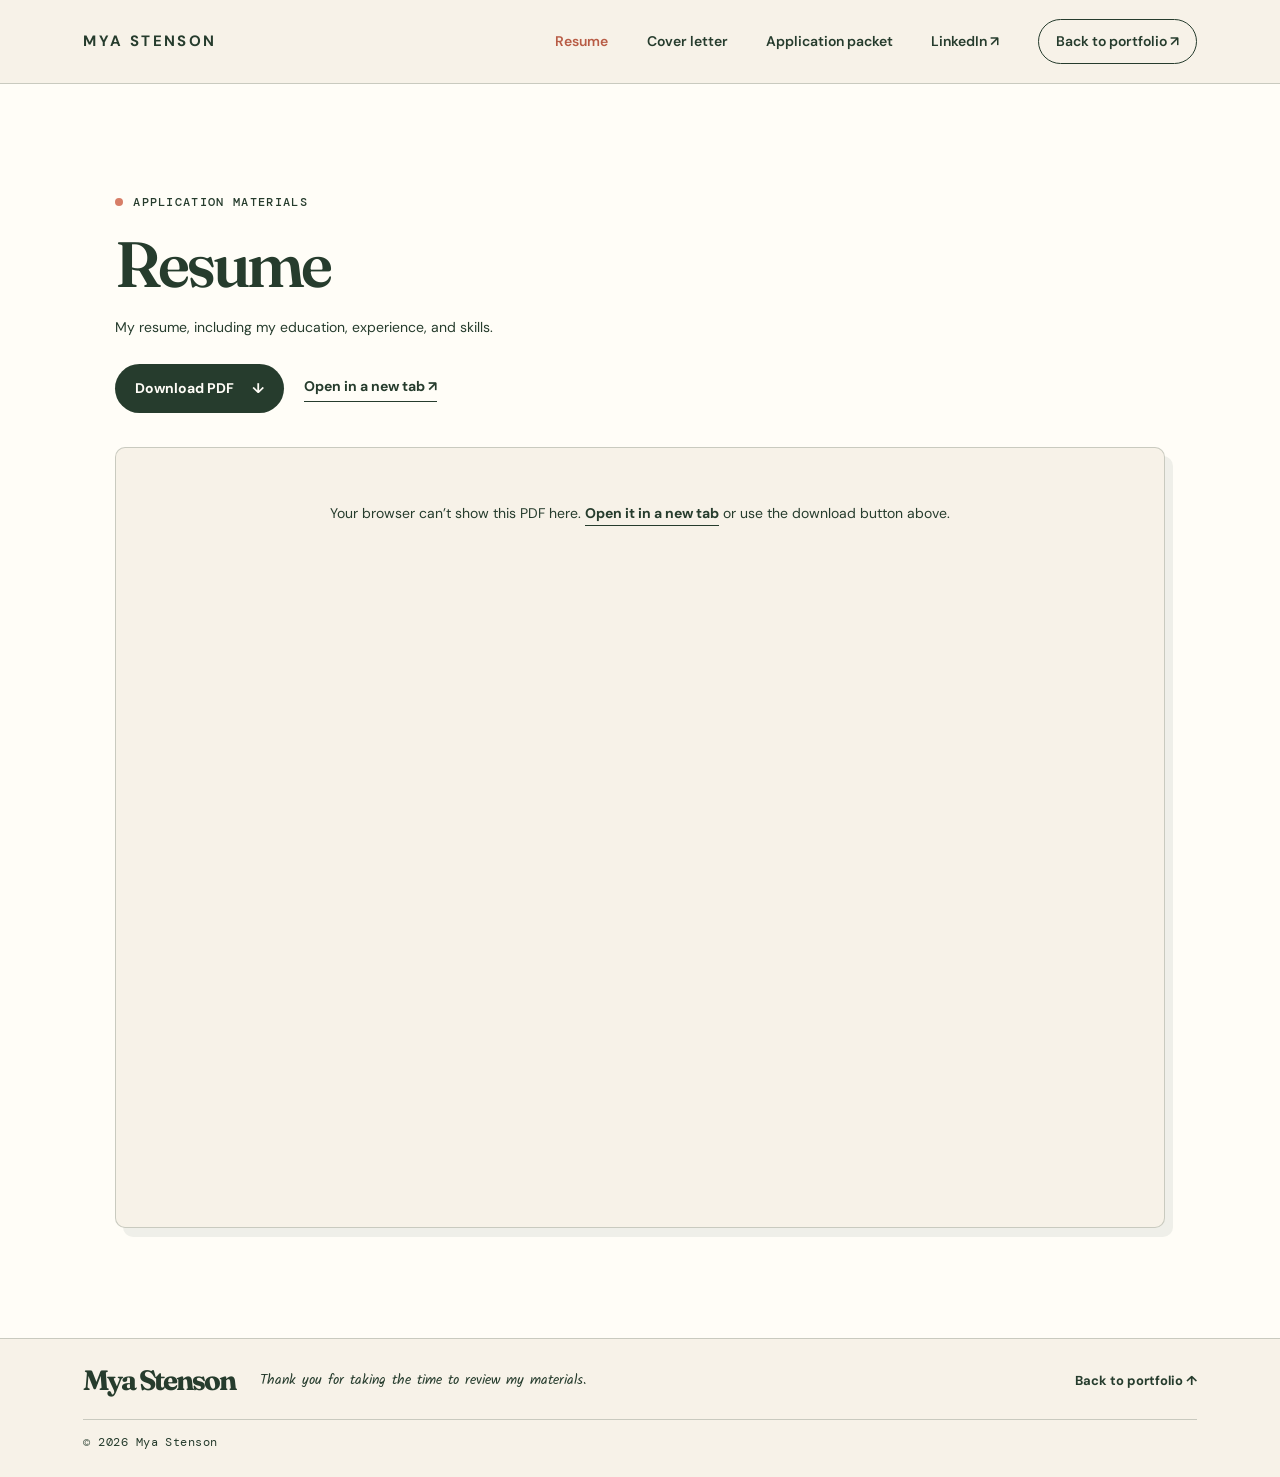
<file: resume.html>
<!doctype html>
<html lang="en">
<head>
  <meta charset="utf-8">
  <meta name="viewport" content="width=device-width, initial-scale=1">
  <meta name="theme-color" content="#f7f2e8">
  <meta name="robots" content="noindex">
  <meta name="description" content="My resume, including my education, experience, and skills.">
  <title>Resume &mdash; Mya Stenson</title>
  <link rel="preconnect" href="https://fonts.googleapis.com">
  <link rel="preconnect" href="https://fonts.gstatic.com" crossorigin>
  <link href="https://fonts.googleapis.com/css2?family=DM+Mono:wght@400;500&family=DM+Sans:wght@400;500;600;700&family=Fraunces:opsz,wght@9..144,500;9..144,600;9..144,700&display=swap" rel="stylesheet">
  <link rel="stylesheet" href="style.css">
  <script src="script.js" defer></script>
</head>
<body>
  <a class="skip-link" href="#main">Skip to content</a>
  <div class="page-shell">
    <header class="site-header">
      <a class="wordmark" href="index.html" aria-label="Mya Stenson, home">Mya Stenson</a>
      <button class="menu-toggle" aria-expanded="false" aria-controls="site-nav">Menu <span aria-hidden="true">&#65291;</span></button>
      <nav id="site-nav" class="site-nav" aria-label="Main navigation">
        <a href="resume.html" aria-current="page">Resume</a>
        <a href="cover-letter.html">Cover letter</a>
        <a href="application.html">Application packet</a>
        <a href="https://www.linkedin.com/in/mya-stenson-64b05a368" target="_blank" rel="noopener noreferrer">LinkedIn <span aria-hidden="true">&#8599;</span></a>
        <a class="nav-contact" href="index.html#materials">Back to portfolio <span aria-hidden="true">&#8599;</span></a>
      </nav>
    </header>

    <main id="main">
      <section class="doc-page section-pad">
        <p class="eyebrow"><span class="eyebrow-dot"></span> Application materials</p>
        <h1>Resume</h1>
        <p class="doc-intro">My resume, including my education, experience, and skills.</p>
        <div class="doc-actions">
          <a class="button button-dark" href="assets/mya-stenson-resume.pdf" download>Download PDF <span aria-hidden="true">&#8595;</span></a>
          <a class="text-link" href="assets/mya-stenson-resume.pdf" target="_blank" rel="noreferrer">Open in a new tab <span aria-hidden="true">&#8599;</span></a>
        </div>
        <div class="doc-viewer">
          <object data="assets/mya-stenson-resume.pdf#view=FitH" type="application/pdf" aria-label="Mya Stenson resume">
            <p class="doc-fallback">Your browser can&rsquo;t show this PDF here. <a class="text-link" href="assets/mya-stenson-resume.pdf" target="_blank" rel="noreferrer">Open it in a new tab</a> or use the download button above.</p>
          </object>
        </div>
        <p class="doc-mobile-note">PDF previews don&rsquo;t work well on most phones. Use the buttons above to open or download the file.</p>
      </section>
    </main>

    <footer class="site-footer">
      <a class="wordmark" href="index.html">Mya Stenson</a>
      <p>Thank you for taking the time to review my materials.</p>
      <a href="index.html#materials" class="back-top">Back to portfolio &uarr;</a>
      <small>&copy; <span id="year">2026</span> Mya Stenson</small>
    </footer>
  </div>
</body>
</html>
</file>
<file: style.css>
/* Mya Stenson portfolio styles */
@import url('https://fonts.googleapis.com/css2?family=Kalam:wght@400;700&display=swap');
:root {
  --paper:#f7f2e8;
  --paper-deep:#eee5d4;
  --ink:#263c2d;
  --green:#526b4d;
  --sage:#d8e0c9;
  --sage-deep:#a4b794;
  --coral:#d77e67;--coral-text:#b85c45;
  --yellow:#f3d47b;
  --lavender:#d8cce2;
  --white:#fffdf7;
  --line:rgba(38,60,45,.22);
  --serif:'Fraunces',Georgia,serif;
  --sans:'DM Sans',Arial,sans-serif;
  --mono:'DM Mono',monospace;
  --hand:'Kalam',cursive;
}
* {
  box-sizing:border-box;
}
html {
  scroll-behavior:smooth;
  scroll-padding-top:95px;
}
body {
  margin:0;
  background:var(--paper);
  color:var(--ink);
  font-family:var(--sans);
  font-size:16px;
  line-height:1.65;
}
a {
  color:inherit;
  text-decoration:none;
}
a:focus-visible,
button:focus-visible {
  outline:3px dashed var(--coral-text);
  outline-offset:4px;
}
.page-shell {
  max-width:1600px;
  margin:auto;
  overflow-x:clip;
}
.skip-link {
  position:absolute;
  left:-9999px;
  top:10px;
  background:var(--ink);
  color:white;
  padding:10px 16px;
  z-index:100;
}
.skip-link:focus {
  left:10px;
}
.site-header {
  height:84px;
  padding:0 6.5%;
  display:flex;
  align-items:center;
  justify-content:space-between;
  border-bottom:1px solid var(--line);
  background:var(--paper);
  position:sticky;
  top:0;
  z-index:10;
}
.wordmark {
  font-family:var(--serif);
  font-size:28px;
  font-weight:700;
  letter-spacing:-2px;
  line-height:1;
}
.site-header .wordmark {
  font-family:var(--sans);
  font-size:15px;
  font-weight:700;
  letter-spacing:.16em;
  text-transform:uppercase;
}
.site-nav {
  display:flex;
  align-items:center;
  gap:clamp(20px,3vw,46px);
  font-size:14px;
  font-weight:600;
}
.site-nav a:not(.nav-contact) {
  position:relative;
}
.site-nav a:not(.nav-contact):after {
  content:"";
  height:2px;
  position:absolute;
  bottom:-5px;
  left:0;
  width:0;
  background:var(--coral);
  transition:width .2s;
}
.site-nav a:hover:after {
  width:100%;
}
.nav-contact {
  border:1px solid var(--ink);
  border-radius:30px;
  padding:10px 17px;
}
.nav-contact:hover {
  background:var(--yellow);
}
.menu-toggle {
  display:none;
}
.hero {
  min-height:620px;
  padding:70px 9% 78px;
  display:grid;
  grid-template-columns:1.08fr .92fr;
  gap:5%;
  align-items:center;
  position:relative;
}
.hero-copy {
  max-width:650px;
  position:relative;
  z-index:2;
}
.eyebrow {
  font:500 12px var(--mono);
  letter-spacing:.11em;
  text-transform:uppercase;
  margin:0 0 20px;
  display:flex;
  align-items:center;
  gap:10px;
}
.eyebrow-dot {
  width:8px;
  height:8px;
  border-radius:50%;
  background:var(--coral);
  display:inline-block;
}
.hero h1,
.section-heading h2,
.writing-copy h2,
.about-heading h2,
.contact-section h2 {
  font:600 clamp(42px,5.3vw,76px)/1.05 var(--serif);
  letter-spacing:-.055em;
  margin:0;
}
.hero h1 em,
.section-heading h2 em,
.writing-copy h2 em,
.about-heading h2 em,
.contact-section h2 em {
  font-weight:500;
  color:var(--coral-text);
}
.hero-intro {
  font-size:17px;
  line-height:1.8;
  max-width:475px;
  margin:25px 0 29px;
}
.hero-actions,
.project-links,
.writing-actions {
  display:flex;
  align-items:center;
  gap:20px;
  flex-wrap:wrap;
}
.button {
  display:inline-flex;
  gap:18px;
  align-items:center;
  justify-content:center;
  border-radius:40px;
  padding:13px 20px;
  font-size:14px;
  font-weight:700;
  transition:transform .2s,box-shadow .2s;
}
.button:hover {
  transform:translateY(-3px);
  box-shadow:4px 5px 0 rgba(38,60,45,.15);
}
.button-dark {
  background:var(--ink);
  color:var(--white);
}
.button-light {
  background:var(--yellow);
  color:var(--ink);
}
.text-link {
  font-size:14px;
  font-weight:700;
  border-bottom:1px solid currentColor;
  padding-bottom:3px;
}
.text-link:hover {
  color:var(--coral-text);
}
.hero-note {
  margin-top:42px;
  display:flex;
  gap:11px;
  align-items:center;
  font:16px var(--hand);
  transform:rotate(-2deg);
}
.hero-art {
  max-width:470px;
  justify-self:end;
  width:100%;
  position:relative;
}
.art-caption {
  font:16px var(--hand);
  text-align:center;
  margin:24px 0 0;
  transform:rotate(-2deg);
}
.intro-strip {
  display:flex;
  align-items:center;
  justify-content:center;
  gap:clamp(13px,3vw,40px);
  padding:22px 4%;
  background:var(--yellow);
  font:14px var(--mono);
  letter-spacing:.04em;
  flex-wrap:wrap;
}
.intro-strip i {
  font-style:normal;
  font-size:17px;
  color:var(--coral-text);
}
.section-pad {
  padding:110px 9%;
}
.work-section {
  background:var(--white);
}
.section-heading {
  display:flex;
  justify-content:space-between;
  gap:50px;
  align-items:end;
  margin-bottom:50px;
}
.section-heading h2 {
  font-size:clamp(44px,5vw,64px);
}
.section-aside {
  max-width:350px;
  font-size:15px;
  line-height:1.8;
  margin:0 0 4px;
}
.featured-project {
  display:grid;
  grid-template-columns:1.08fr .92fr;
  gap:7%;
  align-items:center;
  margin-bottom:65px;
}
.project-visual {
  min-height:425px;
  padding:48px 26px 56px;
  position:relative;
  display:flex;
  align-items:center;
  justify-content:center;
  overflow:hidden;
  background:#dbe3ce;
  border-radius:7px;
}
.visual-topline {
  position:absolute;
  left:20px;
  right:20px;
  top:17px;
  display:flex;
  justify-content:space-between;
  font:12px var(--mono);
  letter-spacing:.05em;
}
.visual-note {
  position:absolute;
  right:15px;
  bottom:18px;
  font:14px var(--hand);
  transform:rotate(-5deg);
}
.project-kicker {
  font:12px var(--mono);
  letter-spacing:.08em;
  text-transform:uppercase;
  color:var(--green);
  margin:0 0 10px;
}
.featured-copy h3,
.card-copy h3 {
  font:600 31px/1.15 var(--serif);
  letter-spacing:-.03em;
  margin:0 0 15px;
}
.featured-copy>p:not(.project-kicker),
.card-copy>p:not(.project-kicker) {
  font-size:15px;
  line-height:1.9;
  margin:0 0 19px;
}
.tag-list {
  list-style:none;
  padding:0;
  margin:0 0 25px;
  display:flex;
  flex-wrap:wrap;
  gap:7px;
}
.tag-list li {
  border:1px solid var(--line);
  border-radius:20px;
  padding:5px 10px;
  font:12px var(--mono);
}
.project-links {
  gap:15px;
}
.project-links .button {
  padding:12px 16px;
}
.project-links .text-link {
  font-size:13px;
}
.project-grid {
  display:grid;
  grid-template-columns:repeat(2,minmax(0,1fr));
  gap:48px 28px;
}
.project-card {
  min-width:0;
}
.project-art {
  display:block;
  height:310px;
  position:relative;
  overflow:hidden;
  border-radius:6px;
  background:var(--sage);
  transition:transform .25s;
}
.project-art:hover {
  transform:rotate(-.5deg) translateY(-4px);
}
.card-number {
  position:absolute;
  left:17px;
  top:15px;
  font:12px var(--mono);
  z-index:3;
  background:var(--white);
  padding:3px 9px;
  border-radius:20px;
}
.card-copy {
  padding:22px 5px 0;
}
.card-copy h3 {
  font-size:27px;
  margin-bottom:10px;
}
.card-copy>p:not(.project-kicker) {
  min-height:75px;
}
.card-bottom {
  display:flex;
  justify-content:space-between;
  gap:15px;
  align-items:center;
  flex-wrap:wrap;
  margin-top:17px;
}
.small-link {
  font-size:12px;
  border-bottom:1px solid var(--line);
  padding-bottom:3px;
}
.portfolio-note {
  display:flex;
  gap:18px;
  align-items:center;
  background:var(--paper);
  padding:22px 27px;
  margin-top:70px;
  border-radius:5px;
}
.portfolio-note p {
  font-size:14px;
  line-height:1.8;
  margin:0;
}
.portfolio-note strong {
  font-family:var(--serif);
  font-size:17px;
}
.writing-section {
  background:var(--green);
  color:var(--white);
  text-align:center;
  position:relative;
  overflow:hidden;
}
.writing-section .eyebrow {
  color:#f0f3e6;
  justify-content:center;
}
.writing-copy h2 {
  font-size:clamp(42px,4.6vw,62px);
}
.writing-copy h2 em {
  color:var(--yellow);
}
.writing-copy>p:not(.eyebrow) {
  font-size:15px;
  line-height:1.9;
  max-width:570px;
  margin:25px auto;
}
.writing-actions {
  gap:20px;
  justify-content:center;
}
.text-link-light {
  color:var(--white);
}
.about-section {
  background:var(--paper);
}
.about-heading {
  display:flex;
  align-items:end;
  justify-content:space-between;
  gap:30px;
  margin-bottom:60px;
}
.about-heading h2 {
  font-size:clamp(42px,4.6vw,62px);
}
.about-heading>p:last-child {
  max-width:270px;
  font-size:15px;
  margin:0 0 5px;
}
.about-content {
  display:grid;
  grid-template-columns:.8fr 1.2fr;
  gap:10%;
  align-items:center;
  max-width:1000px;
  margin:auto;
}
.about-photo-wrap {
  position:relative;
  max-width:440px;
  width:100%;
  margin:auto;
}
.photo-frame {
  display:grid;
  grid-template-columns:1fr 1fr;
  align-items:center;
  gap:10px;
  padding:13px;
  background:var(--yellow);
  transform:rotate(-3deg);
  box-shadow:6px 7px 0 rgba(38,60,45,.08);
}
.photo-frame img {
  display:block;
  width:100%;
  height:auto;
  background:var(--sage);
}
.photo-frame img:first-child {
  grid-column:1 / -1;
}
.photo-caption {
  display:block;
  text-align:center;
  font:16px var(--hand);
  margin-top:18px;
  transform:rotate(-3deg);
}
.about-text>p {
  font-size:15px;
  line-height:2;
  margin:0 0 18px;
}
.about-values {
  display:flex;
  flex-wrap:wrap;
  gap:8px;
  margin:25px 0;
}
.about-values span {
  border:1px solid var(--line);
  border-radius:20px;
  padding:7px 12px;
  font:12px var(--mono);
}
.handwritten {
  font:22px var(--hand)!important;
  color:var(--coral-text);
}
.contact-section {
  background:var(--yellow);
  text-align:center;
  position:relative;
  padding-top:95px;
  padding-bottom:100px;
}
.contact-section .eyebrow {
  justify-content:center;
}
.contact-section h2 {
  font-size:clamp(47px,6vw,76px);
}
.contact-section h2 em {
  color:var(--coral-text);
}
.contact-section>p:not(.eyebrow) {
  max-width:420px;
  margin:24px auto 26px;
  font-size:15px;
}
.contact-footnote {
  display:block;
  font:14px var(--hand);
  margin-top:16px;
}
.site-footer {
  display:grid;
  grid-template-columns:auto 1fr auto;
  align-items:center;
  gap:25px;
  padding:27px 6.5%;
  border-top:1px solid var(--line);
}
.site-footer p {
  font:14px var(--hand);
  margin:0;
}
.back-top {
  font-size:13px;
  font-weight:700;
}
.site-footer small {
  grid-column:1/-1;
  border-top:1px solid var(--line);
  padding-top:14px;
  font:12px var(--mono);
  letter-spacing:.04em;
}
.reveal {
  opacity:0;
  transform:translateY(16px);
  transition:opacity .6s ease,transform .6s ease;
}
.reveal.is-visible {
  opacity:1;
  transform:translateY(0);
}

/* ===== New: hero "at a glance" card ===== */
.hero h1{font-size:clamp(40px,4.8vw,66px)}
.hero-glance .glance-card{padding:28px 30px;background:var(--white);border:1px solid var(--line);border-radius:14px;box-shadow:8px 9px 0 rgba(38,60,45,.07)}
.glance-card dl{margin:0;display:grid;gap:20px}
.glance-card dt{font:500 12px var(--mono);letter-spacing:.1em;text-transform:uppercase;color:var(--green);margin-bottom:4px}
.glance-card dd{margin:0;font-size:14px;line-height:1.6}

/* ===== New: project screenshots ===== */
.project-shot-link{display:block;width:100%}
.project-shot{display:block;width:100%;height:auto;aspect-ratio:16/10;object-fit:cover;object-position:top center}
.project-shot-link .project-shot{border-radius:6px;border:1px solid var(--line);box-shadow:6px 7px 0 rgba(38,60,45,.12)}
.project-art .project-shot{position:absolute;inset:0;height:100%}

/* ===== New: writing samples ===== */
.sample-list{list-style:none;margin:34px auto 28px;padding:0;max-width:900px;display:grid;grid-template-columns:repeat(2,minmax(0,1fr));gap:18px}
.sample-card{display:flex;flex-direction:column;align-items:center;text-align:center;padding:26px 24px;border:1px solid rgba(255,255,255,.3);border-radius:14px;background:rgba(255,255,255,.04)}
.sample-kicker{font:500 12px var(--mono);letter-spacing:.09em;text-transform:uppercase;color:#fbeec0;margin-bottom:10px}
.sample-card h3{font:600 24px/1.2 var(--serif);letter-spacing:-.03em;margin:0 0 12px}
.sample-card p{font-size:15px;line-height:1.8;margin:0 0 20px;color:#fffdf7}
.sample-card .button{margin-top:auto}
.writing-section.section-pad{padding-top:90px;padding-bottom:90px}
/* ===== New: application materials (index section + document pages) ===== */
.materials-section {
  background:var(--white);
  text-align:center;
}
.materials-section .eyebrow { justify-content:center; }
.materials-section h2 {
  font:600 clamp(40px,4.4vw,60px)/1.05 var(--serif);
  letter-spacing:-.055em;
  margin:0;
}
.materials-section h2 em { font-weight:500; color:var(--coral-text); }
.materials-intro { font-size:15px; line-height:1.9; max-width:520px; margin:22px auto 0; }
.materials-list {
  list-style:none; margin:44px auto 0; padding:0; max-width:960px;
  display:grid; grid-template-columns:repeat(3,minmax(0,1fr)); gap:18px;
}
.material-card {
  display:flex; flex-direction:column; align-items:center;
  padding:28px 22px; border:1px solid var(--line); border-radius:14px; background:var(--paper);
}
.material-kicker { font:500 12px var(--mono); letter-spacing:.09em; text-transform:uppercase; color:var(--green); margin-bottom:10px; }
.material-card h3 { font:600 24px/1.2 var(--serif); letter-spacing:-.03em; margin:0 0 10px; }
.material-card p { font-size:15px; line-height:1.8; margin:0 0 20px; }
.material-card .button { margin-top:auto; }
.doc-page { background:var(--white); min-height:70vh; }
.doc-page h1 { font:600 clamp(40px,5vw,64px)/1.05 var(--serif); letter-spacing:-.05em; margin:0; }
.doc-intro { font-size:14px; line-height:1.8; max-width:560px; margin:18px 0 24px; }
.doc-actions { display:flex; gap:20px; align-items:center; flex-wrap:wrap; margin-bottom:34px; }
.doc-viewer { border:1px solid var(--line); border-radius:10px; overflow:hidden; background:var(--paper); box-shadow:8px 9px 0 rgba(38,60,45,.07); }
.doc-viewer object { display:block; width:100%; height:min(85vh,1100px); }
.doc-fallback { padding:40px 24px; text-align:center; font-size:14px; }
.doc-mobile-note { display:none; font-size:15px; line-height:1.8; margin:0; }
.site-nav a[aria-current="page"] { color:var(--coral-text); }
/* ===== New: design work (print, brand, motion) ===== */
.work-group-title {
  font:500 13px var(--mono);
  letter-spacing:.12em;
  text-transform:uppercase;
  color:var(--green);
  margin:0 0 26px;
  padding-bottom:12px;
  border-bottom:1px solid var(--line);
}
.featured-project { margin-top:0; }
.project-grid + .work-group-title { margin-top:80px; }
.work-group-note { font-size:15px; line-height:1.8; max-width:560px; margin:-8px 0 30px; }
.design-grid {
  list-style:none; margin:0; padding:0;
  display:flex; flex-wrap:wrap; justify-content:center;
  gap:34px 24px; align-items:flex-start;
}
.design-card { width:calc((100% - 48px) / 3); }
.design-link { display:block; border:1px solid var(--line); border-radius:6px; overflow:hidden; background:var(--paper); transition:transform .25s; }
.design-link:hover { transform:translateY(-4px); }
.design-link img { display:block; width:100%; height:auto; }
.design-card .design-link { aspect-ratio:4/5; display:flex; align-items:center; justify-content:center; }
.design-card .design-link img { width:100%; height:100%; object-fit:contain; }
.design-caption { padding:14px 4px 0; }
.design-kicker { display:block; font:500 12px var(--mono); letter-spacing:.08em; text-transform:uppercase; color:var(--green); margin-bottom:6px; }
.design-caption h4 { font:600 20px/1.2 var(--serif); letter-spacing:-.02em; margin:0; }
.landscape-row { display:grid; grid-template-columns:repeat(2,minmax(0,1fr)); gap:34px 24px; margin-top:60px; align-items:start; }
.landscape-item { margin:0; min-width:0; }
.landscape-item video { display:block; width:100%; height:auto; border:1px solid var(--line); border-radius:6px; background:var(--ink); }

@media(max-width:850px){.materials-list{grid-template-columns:1fr;max-width:420px}.design-card{width:calc((100% - 24px) / 2)}.landscape-row{grid-template-columns:1fr}}
@media(max-width:860px){
  .menu-toggle{display:flex;align-items:center;gap:7px;border:1px solid var(--ink);border-radius:25px;background:transparent;padding:8px 13px;font:600 14px var(--sans);color:var(--ink)}
  .site-nav{display:none;position:absolute;top:100%;left:0;right:0;padding:22px 6.5% 25px;background:var(--paper);border-bottom:1px solid var(--line);flex-direction:column;align-items:flex-start;gap:18px}
  .site-nav.is-open{display:flex}
  .nav-contact{margin-top:2px}
}
@media(max-width:650px){.design-card{width:100%}.doc-viewer{display:none}.doc-mobile-note{display:block}.materials-section h2{font-size:40px}}

@media(max-width:750px){.sample-list{grid-template-columns:1fr}}
@media(max-width:900px) {
  .hero {
    padding-left:7%;
    padding-right:7%;
    grid-template-columns:1fr .85fr;
    gap:4%;
    min-height:570px;
  }
  .hero h1 {
    font-size:clamp(42px,6vw,61px);
  }
  .section-pad {
    padding:85px 7%;
  }
  .featured-project {
    gap:5%;
    grid-template-columns:1fr 1fr;
  }
  .project-visual {
    min-height:0;
  }
  .project-art {
    height:270px;
  }
}
@media(max-width:650px) {
  .site-header {
    height:72px;
    padding:0 6%;
  }
  .menu-toggle {
    display:flex;
    align-items:center;
    gap:7px;
    border:1px solid var(--ink);
    border-radius:25px;
    background:transparent;
    padding:8px 13px;
    font:600 14px var(--sans);
    color:var(--ink);
  }
  .site-nav {
    display:none;
    position:absolute;
    top:71px;
    left:0;
    right:0;
    padding:22px 6% 25px;
    background:var(--paper);
    border-bottom:1px solid var(--line);
    flex-direction:column;
    align-items:flex-start;
    gap:18px;
  }
  .site-nav.is-open {
    display:flex;
  }
  .nav-contact {
    margin-top:2px;
  }
  .hero {
    display:flex;
    flex-direction:column;
    align-items:stretch;
    padding:60px 7% 65px;
    gap:45px;
  }
  .hero h1 {
    font-size:clamp(44px,11vw,62px);
  }
  .hero-intro {
    font-size:15px;
  }
  .hero-note {
    margin-top:30px;
  }
  .hero-art {
    width:min(100%,390px);
    align-self:center;
  }
  .intro-strip {
    gap:11px 15px;
    font-size:12px;
    padding:17px 5%;
  }
  .section-pad {
    padding:72px 7%;
  }
  .section-heading {
    display:block;
    margin-bottom:35px;
  }
  .section-heading h2 {
    font-size:47px;
  }
  .section-aside {
    margin-top:18px;
  }
  .featured-project {
    display:flex;
    flex-direction:column;
    gap:30px;
    margin-bottom:48px;
  }
  .project-visual {
    min-height:0;
    width:100%;
  }
  .featured-copy h3 {
    font-size:29px;
  }
  .project-grid {
    grid-template-columns:1fr;
    gap:43px;
  }
  .project-art {
    height:300px;
  }
  .card-copy {
    padding-top:18px;
  }
  .card-copy>p:not(.project-kicker) {
    min-height:0;
  }
  .portfolio-note {
    margin-top:45px;
    padding:18px;
    align-items:flex-start;
  }
  .writing-section {
    display:block;
  }
  .writing-copy h2 {
    font-size:45px;
  }
  .writing-copy>p:not(.eyebrow) {
    margin:22px auto;
  }
  .writing-actions {
    align-items:center;
    flex-direction:column;
    gap:17px;
  }
  .about-heading {
    display:block;
    margin-bottom:38px;
  }
  .about-heading h2 {
    font-size:47px;
  }
  .about-heading>p:last-child {
    margin-top:18px;
  }
  .about-content {
    grid-template-columns:1fr;
    gap:42px;
  }
  .about-photo-wrap {
    max-width:340px;
  }
  .about-text>p {
    font-size:15px;
  }
  .contact-section {
    padding-top:80px;
    padding-bottom:82px;
  }
  .contact-section h2 {
    font-size:54px;
  }
  .site-footer {
    grid-template-columns:auto 1fr;
    gap:16px;
    padding:25px 6%;
  }
  .site-footer p {
    font-size:14px;
  }
  .back-top {
    grid-column:1/-1;
    justify-self:start;
  }
  .site-footer small {
    grid-column:1/-1;
  }
  .hero-actions {
    gap:17px;
  }
  .project-links {
    gap:13px;
  }
  .project-links .button {
    width:100%;
    justify-content:space-between;
  }
}
@media(prefers-reduced-motion:reduce) {
  *,
  *:before,
  *:after {
    scroll-behavior:auto!important;
    transition:none!important;
    animation:none!important;
  }
  .reveal {
    opacity:1;
    transform:none;
  }
}
</file>
